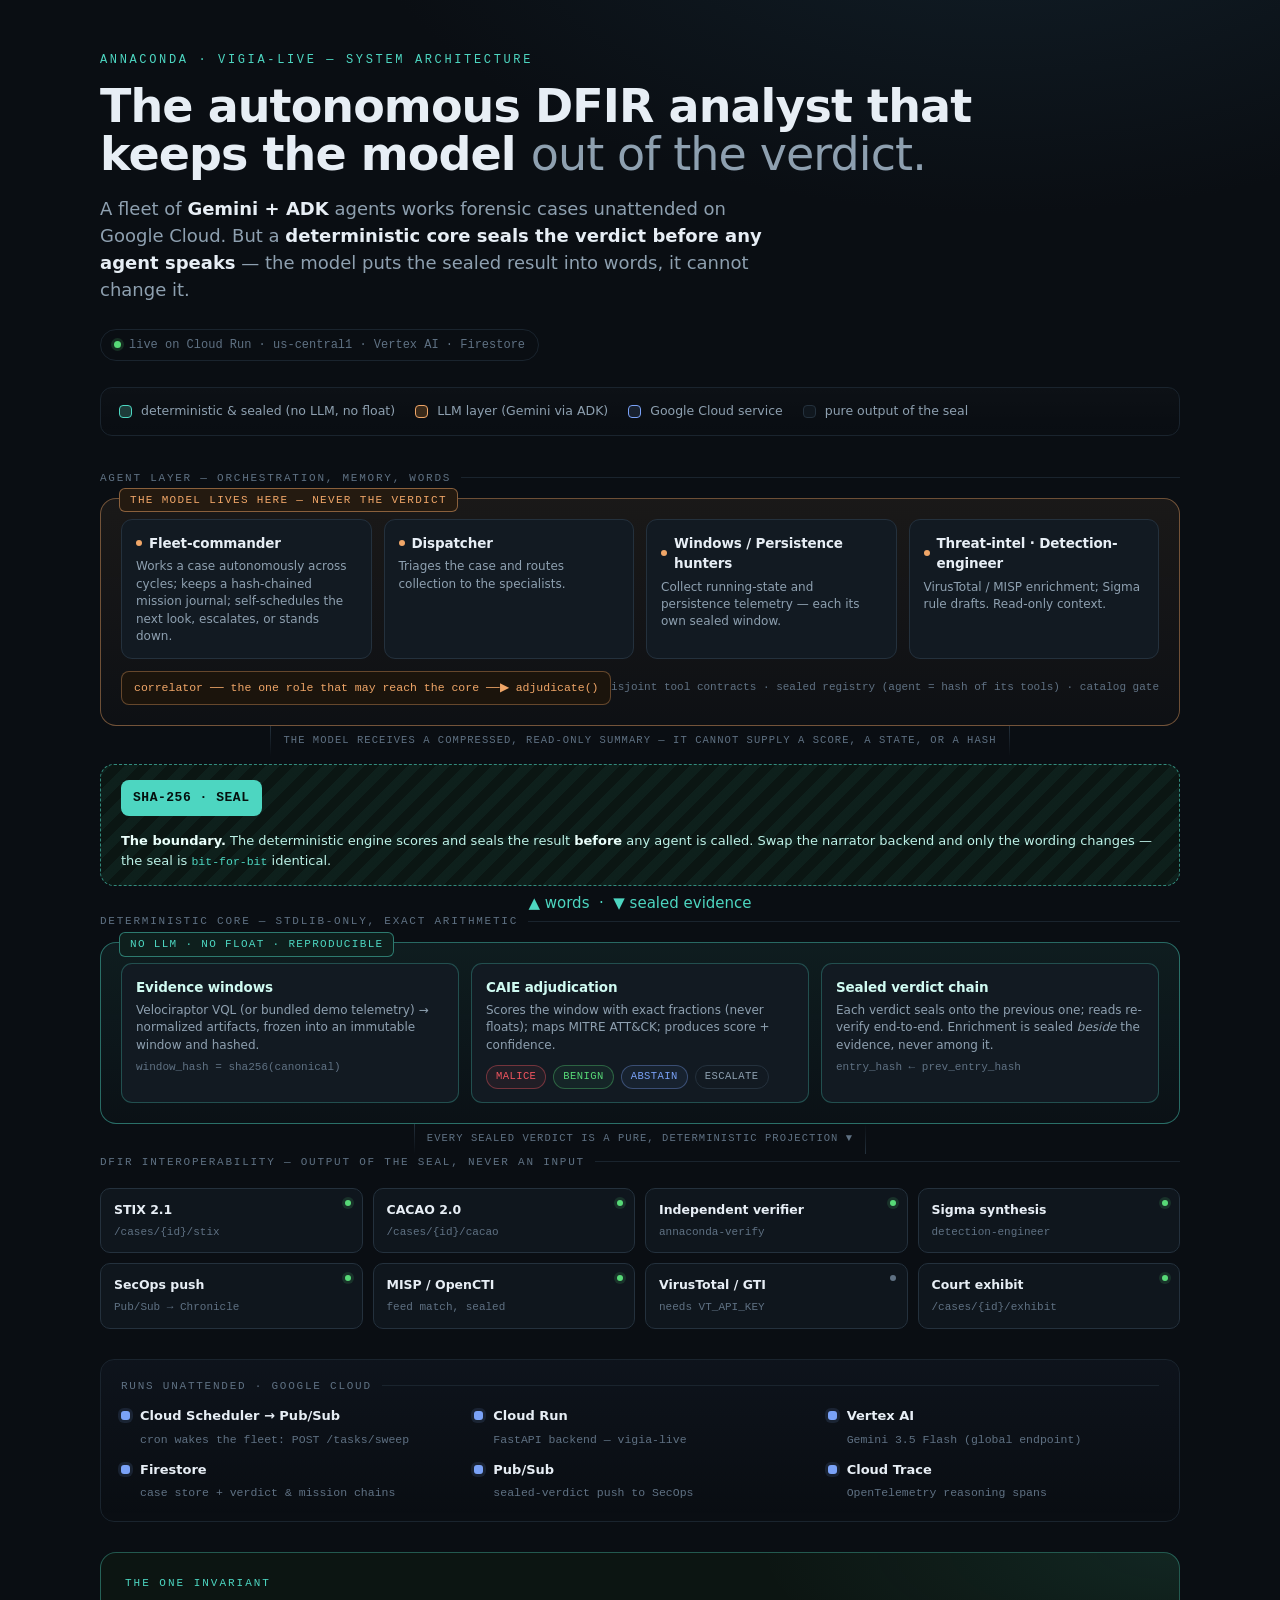
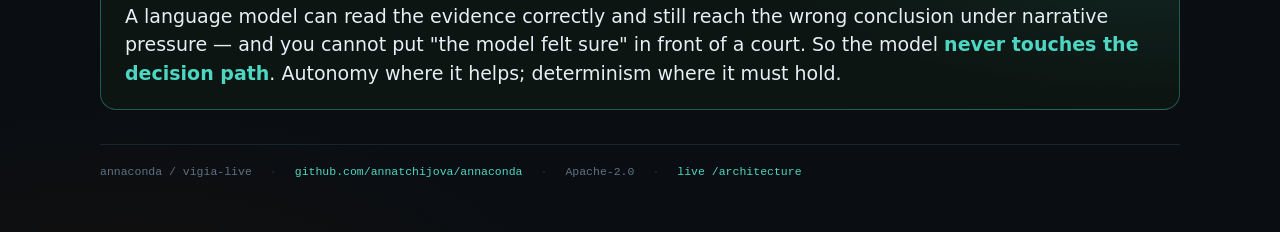
<file: docs/architecture-diagram.html>
<!DOCTYPE html>
<html lang="en">
<head>
<meta charset="utf-8">
<meta name="viewport" content="width=device-width, initial-scale=1">
<title>annaconda / vigia-live — system architecture</title>
<style>html,body{height:100%;margin:0;padding:0;background:#0a0e13}</style>
</head>
<body>
<style>
  :root {
    --ground: #0a0e13;
    --panel: #121a22;
    --panel-2: #0f161d;
    --line: #24313d;
    --line-soft: #1a242e;
    --ink: #e7eef5;
    --muted: #8ea0b0;
    --faint: #5f7183;
    --seal: #4dd6c1;        /* deterministic / sealed — cold, cryptographic */
    --seal-dim: #1d3b39;
    --llm: #f0a668;         /* the model layer — warm, deliberately outside */
    --llm-dim: #3a2a1a;
    --verified: #57d977;
    --malice: #f0555f;
    --gcp: #7aa2f7;         /* google cloud services rail */
    --mono: ui-monospace, "SF Mono", "JetBrains Mono", Menlo, Consolas, monospace;
    --sans: system-ui, -apple-system, "Segoe UI", Roboto, "Helvetica Neue", sans-serif;
  }

  * { box-sizing: border-box; }

  .wrap {
    background:
      radial-gradient(1100px 600px at 78% -8%, #12202a 0%, transparent 60%),
      radial-gradient(900px 520px at 10% 108%, #14100c 0%, transparent 55%),
      var(--ground);
    color: var(--ink);
    font-family: var(--sans);
    line-height: 1.5;
    -webkit-font-smoothing: antialiased;
    padding: clamp(20px, 4vw, 56px);
    min-height: 100%;
  }
  .page { max-width: 1080px; margin: 0 auto; }

  /* ---- header ---- */
  .eyebrow {
    font-family: var(--mono); font-size: 12px; letter-spacing: .22em;
    text-transform: uppercase; color: var(--seal); margin: 0 0 14px;
  }
  h1 {
    font-size: clamp(28px, 5vw, 46px); line-height: 1.04; margin: 0 0 16px;
    font-weight: 680; letter-spacing: -0.02em; text-wrap: balance;
  }
  h1 .thin { color: var(--muted); font-weight: 400; }
  .lede {
    font-size: clamp(15px, 1.9vw, 18px); color: var(--muted);
    max-width: 60ch; margin: 0 0 8px;
  }
  .lede b { color: var(--ink); font-weight: 600; }
  .stamp {
    display: inline-flex; gap: 8px; align-items: center; margin-top: 18px;
    font-family: var(--mono); font-size: 12px; color: var(--faint);
    border: 1px solid var(--line-soft); border-radius: 999px; padding: 6px 13px;
  }
  .dot { width: 7px; height: 7px; border-radius: 50%; background: var(--verified);
    box-shadow: 0 0 0 3px rgba(87,217,119,.16); }

  /* ---- legend ---- */
  .legend {
    display: flex; flex-wrap: wrap; gap: 8px 20px; margin: 26px 0 34px;
    padding: 14px 18px; border: 1px solid var(--line-soft); border-radius: 12px;
    background: linear-gradient(180deg, rgba(255,255,255,.015), transparent);
  }
  .key { display: flex; align-items: center; gap: 9px; font-size: 12.5px; color: var(--muted); }
  .key i { width: 13px; height: 13px; border-radius: 4px; display: inline-block; flex: none; }
  .k-seal { background: var(--seal-dim); border: 1px solid var(--seal); }
  .k-llm  { background: var(--llm-dim); border: 1px solid var(--llm); }
  .k-gcp  { background: rgba(122,162,247,.12); border: 1px solid var(--gcp); }
  .k-out  { background: #10171e; border: 1px solid var(--line); }

  /* ---- flow ---- */
  .flow { display: grid; grid-template-columns: 1fr; gap: 0; }

  .stage-label {
    font-family: var(--mono); font-size: 11px; letter-spacing: .16em;
    text-transform: uppercase; color: var(--faint); margin: 0 0 12px; display: flex;
    align-items: center; gap: 10px;
  }
  .stage-label::after { content: ""; height: 1px; flex: 1; background: var(--line-soft); }

  .zone { border-radius: 16px; padding: 20px; position: relative; }
  .zone.llm {
    border: 1px solid rgba(240,166,104,.42);
    background: linear-gradient(180deg, rgba(240,166,104,.07), rgba(240,166,104,.02));
  }
  .zone.core {
    border: 1px solid rgba(77,214,193,.45);
    background: linear-gradient(180deg, rgba(77,214,193,.075), rgba(77,214,193,.02));
  }
  .zone-tag {
    position: absolute; top: -11px; left: 18px; font-family: var(--mono);
    font-size: 11px; letter-spacing: .12em; text-transform: uppercase;
    padding: 3px 10px; border-radius: 6px;
  }
  .zone.llm .zone-tag { background: #241a10; color: var(--llm); border: 1px solid rgba(240,166,104,.5); }
  .zone.core .zone-tag { background: #0e1f1d; color: var(--seal); border: 1px solid rgba(77,214,193,.5); }

  .row { display: grid; gap: 12px; }
  .row.four { grid-template-columns: repeat(4, 1fr); }
  .row.three { grid-template-columns: repeat(3, 1fr); }
  .row.two { grid-template-columns: repeat(2, 1fr); }

  .node {
    background: var(--panel); border: 1px solid var(--line); border-radius: 11px;
    padding: 13px 14px;
  }
  .node h4 {
    margin: 0 0 5px; font-size: 13.5px; font-weight: 620; letter-spacing: -.01em;
    display: flex; align-items: center; gap: 7px;
  }
  .node p { margin: 0; font-size: 12px; color: var(--muted); line-height: 1.45; }
  .node .mono { font-family: var(--mono); font-size: 11px; color: var(--faint); }
  .node.spec h4::before {
    content: ""; width: 6px; height: 6px; border-radius: 50%;
    background: var(--llm); flex: none;
  }
  .node.core-node { border-color: rgba(77,214,193,.28); }
  .node.core-node h4 { color: #cffaf1; }
  .node.reach h4::after {
    content: "reaches core"; font-family: var(--mono); font-size: 9px;
    letter-spacing: .08em; text-transform: uppercase; color: var(--seal);
    border: 1px solid var(--seal-dim); border-radius: 5px; padding: 2px 6px; margin-left: auto;
  }

  /* the seal boundary — the thesis */
  .seal {
    margin: 8px 0; padding: 15px 20px; border-radius: 14px;
    border: 1px dashed rgba(77,214,193,.6);
    background: repeating-linear-gradient(-45deg, rgba(77,214,193,.05) 0 10px, transparent 10px 20px), #0b1613;
    display: flex; align-items: center; gap: 16px; flex-wrap: wrap;
  }
  .seal .glyph {
    font-family: var(--mono); font-weight: 700; font-size: 13px; color: #05100e;
    background: var(--seal); border-radius: 8px; padding: 8px 12px; letter-spacing: .04em;
    flex: none;
  }
  .seal .txt { font-size: 13px; color: #bdf1e7; }
  .seal .txt b { color: #eafffb; }
  .seal .txt code { font-family: var(--mono); font-size: 11.5px; color: var(--seal); }

  .connector {
    display: flex; justify-content: center; align-items: center;
    height: 30px; color: var(--faint);
  }
  .connector span {
    font-family: var(--mono); font-size: 10.5px; letter-spacing: .1em;
    text-transform: uppercase; padding: 0 12px; white-space: nowrap;
  }
  .connector::before, .connector::after {
    content: ""; width: 1px; height: 100%;
    background: linear-gradient(var(--line), transparent);
  }
  .connector.up::after { background: linear-gradient(transparent, var(--line)); }

  .arrowline {
    text-align: center; color: var(--seal); font-size: 15px; line-height: 1;
    margin: 2px 0;
  }

  /* summary chip: what the model actually receives */
  .readonly {
    display: inline-flex; align-items: center; gap: 8px; margin-top: 12px;
    font-family: var(--mono); font-size: 11.5px; color: var(--llm);
    background: #1b140c; border: 1px solid rgba(240,166,104,.35);
    border-radius: 8px; padding: 7px 12px;
  }

  /* verdict states */
  .states { display: flex; flex-wrap: wrap; gap: 7px; margin-top: 11px; }
  .pill {
    font-family: var(--mono); font-size: 10.5px; letter-spacing: .04em;
    padding: 3px 9px; border-radius: 999px; border: 1px solid var(--line);
    color: var(--muted);
  }
  .pill.mal { color: var(--malice); border-color: rgba(240,85,95,.4); background: rgba(240,85,95,.07); }
  .pill.ben { color: var(--verified); border-color: rgba(87,217,119,.35); background: rgba(87,217,119,.06); }
  .pill.abs { color: var(--gcp); border-color: rgba(122,162,247,.35); background: rgba(122,162,247,.06); }

  /* outputs */
  .outputs { margin-top: 6px; }
  .out-grid { display: grid; grid-template-columns: repeat(4, 1fr); gap: 10px; }
  .out {
    background: var(--panel-2); border: 1px solid var(--line); border-radius: 10px;
    padding: 12px 13px; position: relative;
  }
  .out h5 { margin: 0 0 4px; font-size: 12.5px; font-weight: 620; }
  .out p { margin: 0; font-size: 11px; color: var(--faint); font-family: var(--mono); }
  .out .live { position: absolute; top: 11px; right: 11px; width: 6px; height: 6px;
    border-radius: 50%; background: var(--verified); box-shadow: 0 0 0 3px rgba(87,217,119,.14); }
  .out .off { position: absolute; top: 11px; right: 11px; width: 6px; height: 6px;
    border-radius: 50%; background: var(--faint); }

  /* gcp rail */
  .rail {
    margin-top: 30px; border: 1px solid var(--line-soft); border-radius: 14px;
    padding: 18px 20px; background: linear-gradient(180deg, rgba(122,162,247,.04), transparent);
  }
  .rail-grid { display: grid; grid-template-columns: repeat(3, 1fr); gap: 10px 22px; margin-top: 12px; }
  .svc { display: flex; gap: 10px; align-items: flex-start; }
  .svc i {
    width: 9px; height: 9px; border-radius: 3px; margin-top: 5px; flex: none;
    background: var(--gcp); box-shadow: 0 0 0 3px rgba(122,162,247,.12);
  }
  .svc b { font-size: 13px; font-weight: 600; display: block; }
  .svc span { font-size: 11.5px; color: var(--faint); font-family: var(--mono); }

  /* invariant callout */
  .invariant {
    margin-top: 30px; border-radius: 16px; padding: 22px 24px;
    border: 1px solid rgba(77,214,193,.35);
    background:
      radial-gradient(600px 200px at 100% 0%, rgba(77,214,193,.09), transparent 70%),
      #0c1512;
  }
  .invariant .lbl {
    font-family: var(--mono); font-size: 11px; letter-spacing: .18em;
    text-transform: uppercase; color: var(--seal); margin: 0 0 10px;
  }
  .invariant p { margin: 0; font-size: clamp(15px,2.1vw,19px); line-height: 1.5; color: var(--ink); text-wrap: pretty; }
  .invariant p b { color: var(--seal); font-weight: 640; }

  footer {
    margin-top: 34px; padding-top: 18px; border-top: 1px solid var(--line-soft);
    display: flex; flex-wrap: wrap; gap: 6px 18px; align-items: center;
    font-family: var(--mono); font-size: 11.5px; color: var(--faint);
  }
  footer a { color: var(--seal); text-decoration: none; }
  footer a:hover, footer a:focus { text-decoration: underline; }
  footer .sep { color: var(--line); }

  .fade { opacity: 0; transform: translateY(10px); animation: rise .6s ease forwards; }
  .fade:nth-child(2) { animation-delay: .05s; }
  @keyframes rise { to { opacity: 1; transform: none; } }

  @media (max-width: 720px) {
    .row.four, .row.three, .out-grid, .rail-grid { grid-template-columns: 1fr 1fr; }
    .row.two { grid-template-columns: 1fr; }
  }
  @media (max-width: 460px) {
    .row.four, .row.three, .out-grid, .rail-grid { grid-template-columns: 1fr; }
  }
  @media (prefers-reduced-motion: reduce) {
    .fade { animation: none; opacity: 1; transform: none; }
  }
</style>

<div class="wrap">
  <div class="page">

    <header class="fade">
      <p class="eyebrow">annaconda · vigia-live — system architecture</p>
      <h1>The autonomous DFIR analyst that keeps the model <span class="thin">out of the verdict.</span></h1>
      <p class="lede">A fleet of <b>Gemini&nbsp;+&nbsp;ADK</b> agents works forensic cases unattended on Google Cloud. But a
        <b>deterministic core seals the verdict before any agent speaks</b> — the model puts the sealed result into words, it cannot change it.</p>
      <span class="stamp"><span class="dot"></span> live on Cloud Run · us-central1 · Vertex&nbsp;AI · Firestore</span>
    </header>

    <div class="legend fade" role="list" aria-label="Legend">
      <span class="key" role="listitem"><i class="k-seal"></i> deterministic &amp; sealed (no LLM, no float)</span>
      <span class="key" role="listitem"><i class="k-llm"></i> LLM layer (Gemini via ADK)</span>
      <span class="key" role="listitem"><i class="k-gcp"></i> Google Cloud service</span>
      <span class="key" role="listitem"><i class="k-out"></i> pure output of the seal</span>
    </div>

    <div class="flow">

      <!-- LLM PLANE -->
      <p class="stage-label">Agent layer — orchestration, memory, words</p>
      <div class="zone llm fade">
        <span class="zone-tag">the model lives here — never the verdict</span>
        <div class="row four">
          <div class="node spec"><h4>Fleet-commander</h4><p>Works a case autonomously across cycles; keeps a hash-chained mission journal; self-schedules the next look, escalates, or stands down.</p></div>
          <div class="node spec"><h4>Dispatcher</h4><p>Triages the case and routes collection to the specialists.</p></div>
          <div class="node spec"><h4>Windows / Persistence hunters</h4><p>Collect running-state and persistence telemetry — each its own sealed window.</p></div>
          <div class="node spec"><h4>Threat-intel · Detection-engineer</h4><p>VirusTotal / MISP enrichment; Sigma rule drafts. Read-only context.</p></div>
        </div>
        <div class="readonly">correlator ── the one role that may reach the core ──▶ adjudicate()</div>
        <span style="float:right; margin-top:-26px; font-family:var(--mono); font-size:11px; color:var(--faint);">disjoint tool contracts · sealed registry (agent = hash of its tools) · catalog gate</span>
      </div>

      <div class="connector"><span>the model receives a compressed, read-only summary — it cannot supply a score, a state, or a hash</span></div>

      <!-- THE SEAL -->
      <div class="seal fade" role="note">
        <span class="glyph">SHA-256 · SEAL</span>
        <span class="txt"><b>The boundary.</b> The deterministic engine scores and seals the result <b>before</b> any agent is called. Swap the narrator backend and only the wording changes — the seal is <code>bit-for-bit</code> identical.</span>
      </div>

      <div class="arrowline" aria-hidden="true">▲ words&nbsp;&nbsp;·&nbsp;&nbsp;▼ sealed evidence</div>

      <!-- DETERMINISTIC CORE -->
      <p class="stage-label">Deterministic core — stdlib-only, exact arithmetic</p>
      <div class="zone core fade">
        <span class="zone-tag">no LLM · no float · reproducible</span>
        <div class="row three">
          <div class="node core-node">
            <h4>Evidence windows</h4>
            <p>Velociraptor VQL (or bundled demo telemetry) → normalized artifacts, frozen into an immutable window and hashed.</p>
            <p class="mono" style="margin-top:6px;">window_hash = sha256(canonical)</p>
          </div>
          <div class="node core-node">
            <h4>CAIE adjudication</h4>
            <p>Scores the window with exact fractions (never floats); maps MITRE ATT&amp;CK; produces score + confidence.</p>
            <div class="states">
              <span class="pill mal">MALICE</span>
              <span class="pill ben">BENIGN</span>
              <span class="pill abs">ABSTAIN</span>
              <span class="pill">ESCALATE</span>
            </div>
          </div>
          <div class="node core-node">
            <h4>Sealed verdict chain</h4>
            <p>Each verdict seals onto the previous one; reads re-verify end-to-end. Enrichment is sealed <em>beside</em> the evidence, never among it.</p>
            <p class="mono" style="margin-top:6px;">entry_hash ← prev_entry_hash</p>
          </div>
        </div>
      </div>

      <div class="connector up"><span>every sealed verdict is a pure, deterministic projection ▼</span></div>

      <!-- OUTPUTS -->
      <p class="stage-label">DFIR interoperability — output of the seal, never an input</p>
      <div class="outputs fade">
        <div class="out-grid">
          <div class="out"><span class="live"></span><h5>STIX 2.1</h5><p>/cases/{id}/stix</p></div>
          <div class="out"><span class="live"></span><h5>CACAO 2.0</h5><p>/cases/{id}/cacao</p></div>
          <div class="out"><span class="live"></span><h5>Independent verifier</h5><p>annaconda-verify</p></div>
          <div class="out"><span class="live"></span><h5>Sigma synthesis</h5><p>detection-engineer</p></div>
          <div class="out"><span class="live"></span><h5>SecOps push</h5><p>Pub/Sub → Chronicle</p></div>
          <div class="out"><span class="live"></span><h5>MISP / OpenCTI</h5><p>feed match, sealed</p></div>
          <div class="out"><span class="off"></span><h5>VirusTotal / GTI</h5><p>needs VT_API_KEY</p></div>
          <div class="out"><span class="live"></span><h5>Court exhibit</h5><p>/cases/{id}/exhibit</p></div>
        </div>
      </div>

      <!-- AUTONOMOUS LOOP + GCP -->
      <div class="rail fade">
        <p class="stage-label" style="margin-bottom:2px;">Runs unattended · Google Cloud</p>
        <div class="rail-grid">
          <div class="svc"><i></i><div><b>Cloud Scheduler → Pub/Sub</b><span>cron wakes the fleet: POST /tasks/sweep</span></div></div>
          <div class="svc"><i></i><div><b>Cloud Run</b><span>FastAPI backend — vigia-live</span></div></div>
          <div class="svc"><i></i><div><b>Vertex AI</b><span>Gemini 3.5 Flash (global endpoint)</span></div></div>
          <div class="svc"><i></i><div><b>Firestore</b><span>case store + verdict &amp; mission chains</span></div></div>
          <div class="svc"><i></i><div><b>Pub/Sub</b><span>sealed-verdict push to SecOps</span></div></div>
          <div class="svc"><i></i><div><b>Cloud Trace</b><span>OpenTelemetry reasoning spans</span></div></div>
        </div>
      </div>

    </div>

    <div class="invariant fade">
      <p class="lbl">the one invariant</p>
      <p>A language model can read the evidence correctly and still reach the wrong conclusion under narrative pressure — and you cannot put "the model felt sure" in front of a court. So the model <b>never touches the decision path</b>. Autonomy where it helps; determinism where it must hold.</p>
    </div>

    <footer>
      <span>annaconda / vigia-live</span><span class="sep">·</span>
      <a href="https://github.com/annatchijova/annaconda">github.com/annatchijova/annaconda</a><span class="sep">·</span>
      <span>Apache-2.0</span><span class="sep">·</span>
      <a href="https://vigia-live-1028999311218.us-central1.run.app/architecture">live /architecture</a>
    </footer>

  </div>
</div>
</body>
</html>
</file>
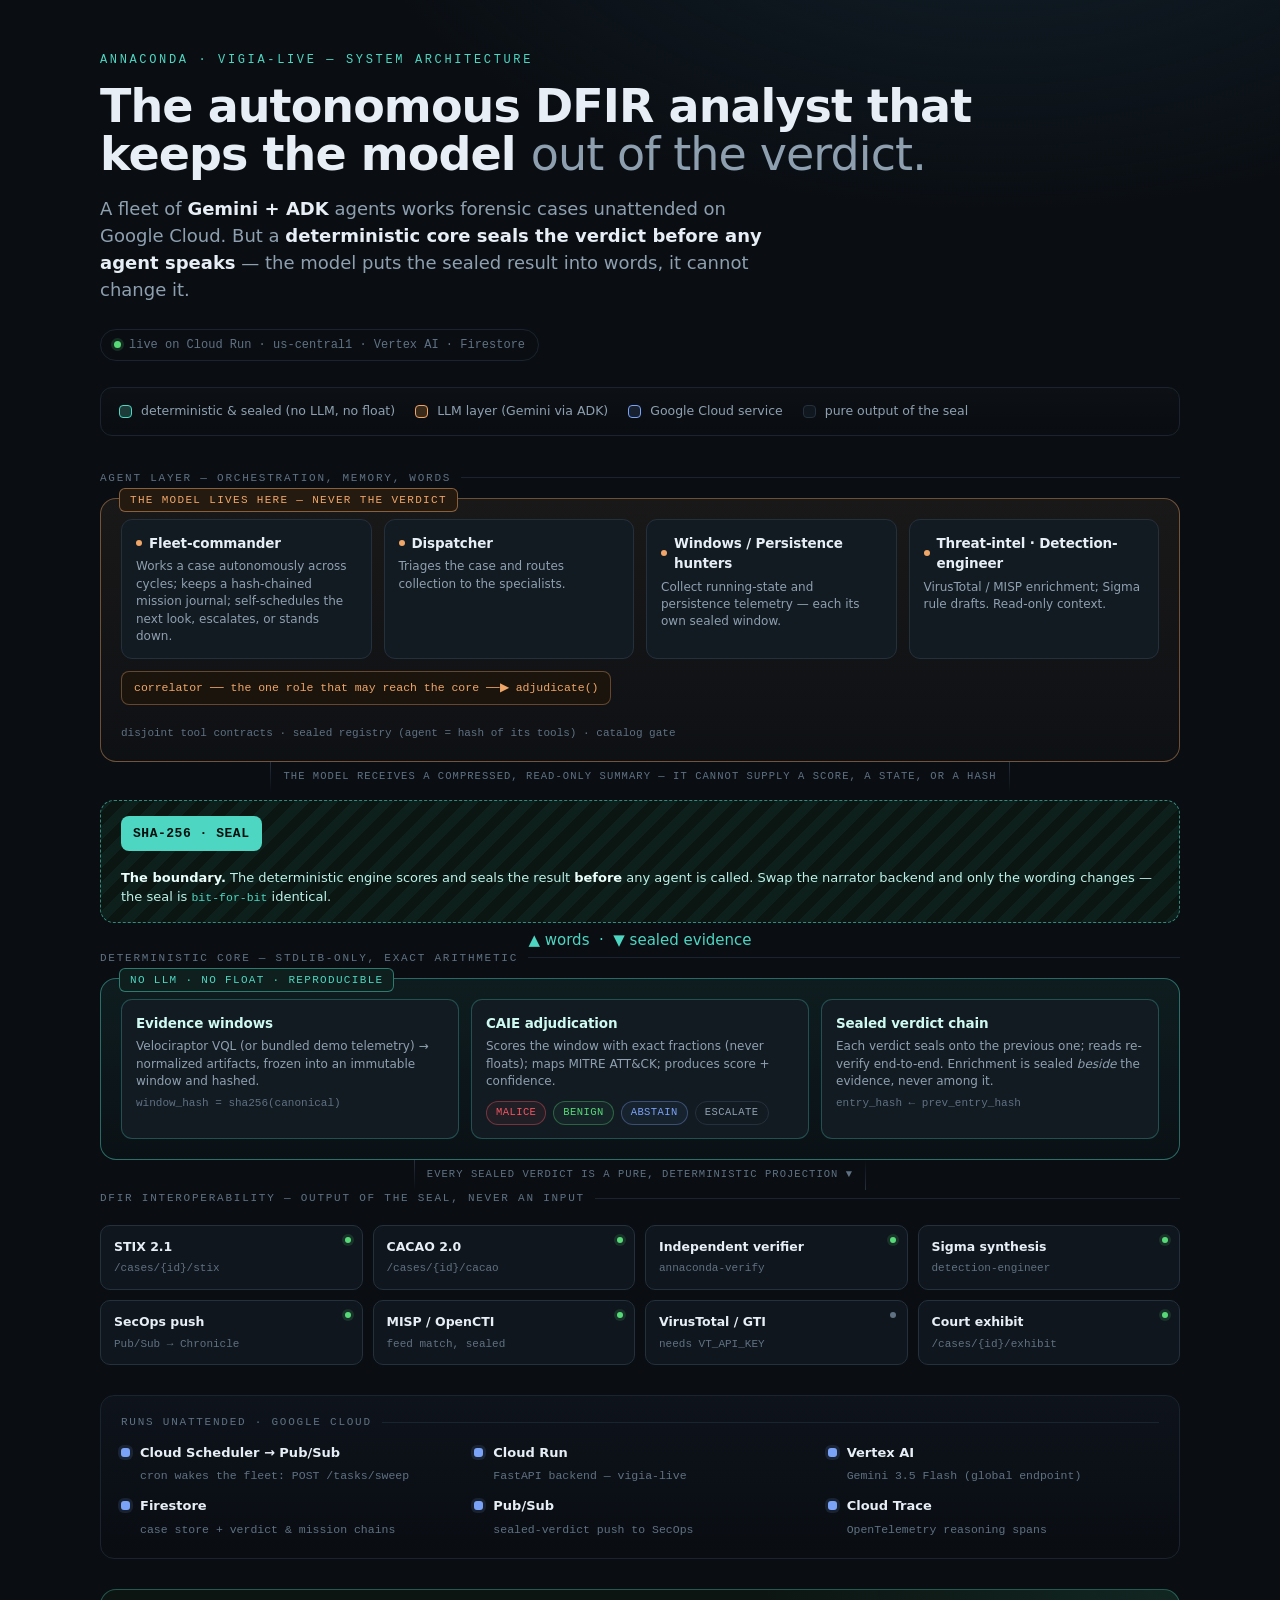
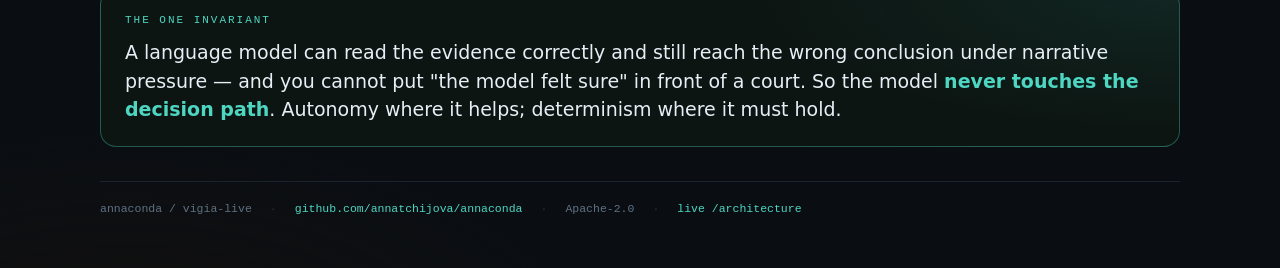
<file: service/static/architecture.html>
<!DOCTYPE html>
<html lang="en">
<head>
<meta charset="utf-8">
<meta name="viewport" content="width=device-width, initial-scale=1">
<title>annaconda / vigia-live — system architecture</title>
<style>html,body{height:100%;margin:0;padding:0;background:#0a0e13}</style>
</head>
<body>
<style>
  :root {
    --ground: #0a0e13;
    --panel: #121a22;
    --panel-2: #0f161d;
    --line: #24313d;
    --line-soft: #1a242e;
    --ink: #e7eef5;
    --muted: #8ea0b0;
    --faint: #5f7183;
    --seal: #4dd6c1;        /* deterministic / sealed — cold, cryptographic */
    --seal-dim: #1d3b39;
    --llm: #f0a668;         /* the model layer — warm, deliberately outside */
    --llm-dim: #3a2a1a;
    --verified: #57d977;
    --malice: #f0555f;
    --gcp: #7aa2f7;         /* google cloud services rail */
    --mono: ui-monospace, "SF Mono", "JetBrains Mono", Menlo, Consolas, monospace;
    --sans: system-ui, -apple-system, "Segoe UI", Roboto, "Helvetica Neue", sans-serif;
  }

  * { box-sizing: border-box; }

  .wrap {
    background:
      radial-gradient(1100px 600px at 78% -8%, #12202a 0%, transparent 60%),
      radial-gradient(900px 520px at 10% 108%, #14100c 0%, transparent 55%),
      var(--ground);
    color: var(--ink);
    font-family: var(--sans);
    line-height: 1.5;
    -webkit-font-smoothing: antialiased;
    padding: clamp(20px, 4vw, 56px);
    min-height: 100%;
  }
  .page { max-width: 1080px; margin: 0 auto; }

  /* ---- header ---- */
  .eyebrow {
    font-family: var(--mono); font-size: 12px; letter-spacing: .22em;
    text-transform: uppercase; color: var(--seal); margin: 0 0 14px;
  }
  h1 {
    font-size: clamp(28px, 5vw, 46px); line-height: 1.04; margin: 0 0 16px;
    font-weight: 680; letter-spacing: -0.02em; text-wrap: balance;
  }
  h1 .thin { color: var(--muted); font-weight: 400; }
  .lede {
    font-size: clamp(15px, 1.9vw, 18px); color: var(--muted);
    max-width: 60ch; margin: 0 0 8px;
  }
  .lede b { color: var(--ink); font-weight: 600; }
  .stamp {
    display: inline-flex; gap: 8px; align-items: center; margin-top: 18px;
    font-family: var(--mono); font-size: 12px; color: var(--faint);
    border: 1px solid var(--line-soft); border-radius: 999px; padding: 6px 13px;
  }
  .dot { width: 7px; height: 7px; border-radius: 50%; background: var(--verified);
    box-shadow: 0 0 0 3px rgba(87,217,119,.16); }

  /* ---- legend ---- */
  .legend {
    display: flex; flex-wrap: wrap; gap: 8px 20px; margin: 26px 0 34px;
    padding: 14px 18px; border: 1px solid var(--line-soft); border-radius: 12px;
    background: linear-gradient(180deg, rgba(255,255,255,.015), transparent);
  }
  .key { display: flex; align-items: center; gap: 9px; font-size: 12.5px; color: var(--muted); }
  .key i { width: 13px; height: 13px; border-radius: 4px; display: inline-block; flex: none; }
  .k-seal { background: var(--seal-dim); border: 1px solid var(--seal); }
  .k-llm  { background: var(--llm-dim); border: 1px solid var(--llm); }
  .k-gcp  { background: rgba(122,162,247,.12); border: 1px solid var(--gcp); }
  .k-out  { background: #10171e; border: 1px solid var(--line); }

  /* ---- flow ---- */
  .flow { display: grid; grid-template-columns: 1fr; gap: 0; }

  .stage-label {
    font-family: var(--mono); font-size: 11px; letter-spacing: .16em;
    text-transform: uppercase; color: var(--faint); margin: 0 0 12px; display: flex;
    align-items: center; gap: 10px;
  }
  .stage-label::after { content: ""; height: 1px; flex: 1; background: var(--line-soft); }

  .zone { border-radius: 16px; padding: 20px; position: relative; }
  .zone.llm {
    border: 1px solid rgba(240,166,104,.42);
    background: linear-gradient(180deg, rgba(240,166,104,.07), rgba(240,166,104,.02));
  }
  .zone.core {
    border: 1px solid rgba(77,214,193,.45);
    background: linear-gradient(180deg, rgba(77,214,193,.075), rgba(77,214,193,.02));
  }
  .zone-tag {
    position: absolute; top: -11px; left: 18px; font-family: var(--mono);
    font-size: 11px; letter-spacing: .12em; text-transform: uppercase;
    padding: 3px 10px; border-radius: 6px;
  }
  .zone.llm .zone-tag { background: #241a10; color: var(--llm); border: 1px solid rgba(240,166,104,.5); }
  .zone.core .zone-tag { background: #0e1f1d; color: var(--seal); border: 1px solid rgba(77,214,193,.5); }

  .row { display: grid; gap: 12px; }
  .row.four { grid-template-columns: repeat(4, 1fr); }
  .row.three { grid-template-columns: repeat(3, 1fr); }
  .row.two { grid-template-columns: repeat(2, 1fr); }

  .node {
    background: var(--panel); border: 1px solid var(--line); border-radius: 11px;
    padding: 13px 14px;
  }
  .node h4 {
    margin: 0 0 5px; font-size: 13.5px; font-weight: 620; letter-spacing: -.01em;
    display: flex; align-items: center; gap: 7px;
  }
  .node p { margin: 0; font-size: 12px; color: var(--muted); line-height: 1.45; }
  .node .mono { font-family: var(--mono); font-size: 11px; color: var(--faint); }
  .node.spec h4::before {
    content: ""; width: 6px; height: 6px; border-radius: 50%;
    background: var(--llm); flex: none;
  }
  .node.core-node { border-color: rgba(77,214,193,.28); }
  .node.core-node h4 { color: #cffaf1; }
  .node.reach h4::after {
    content: "reaches core"; font-family: var(--mono); font-size: 9px;
    letter-spacing: .08em; text-transform: uppercase; color: var(--seal);
    border: 1px solid var(--seal-dim); border-radius: 5px; padding: 2px 6px; margin-left: auto;
  }

  /* the seal boundary — the thesis */
  .seal {
    margin: 8px 0; padding: 15px 20px; border-radius: 14px;
    border: 1px dashed rgba(77,214,193,.6);
    background: repeating-linear-gradient(-45deg, rgba(77,214,193,.05) 0 10px, transparent 10px 20px), #0b1613;
    display: flex; align-items: center; gap: 16px; flex-wrap: wrap;
  }
  .seal .glyph {
    font-family: var(--mono); font-weight: 700; font-size: 13px; color: #05100e;
    background: var(--seal); border-radius: 8px; padding: 8px 12px; letter-spacing: .04em;
    flex: none;
  }
  .seal .txt { font-size: 13px; color: #bdf1e7; }
  .seal .txt b { color: #eafffb; }
  .seal .txt code { font-family: var(--mono); font-size: 11.5px; color: var(--seal); }

  .connector {
    display: flex; justify-content: center; align-items: center;
    height: 30px; color: var(--faint);
  }
  .connector span {
    font-family: var(--mono); font-size: 10.5px; letter-spacing: .1em;
    text-transform: uppercase; padding: 0 12px; white-space: nowrap;
  }
  .connector::before, .connector::after {
    content: ""; width: 1px; height: 100%;
    background: linear-gradient(var(--line), transparent);
  }
  .connector.up::after { background: linear-gradient(transparent, var(--line)); }

  .arrowline {
    text-align: center; color: var(--seal); font-size: 15px; line-height: 1;
    margin: 2px 0;
  }

  /* summary chip: what the model actually receives */
  .readonly {
    display: inline-flex; align-items: center; gap: 8px; margin-top: 12px;
    font-family: var(--mono); font-size: 11.5px; color: var(--llm);
    background: #1b140c; border: 1px solid rgba(240,166,104,.35);
    border-radius: 8px; padding: 7px 12px;
  }

  /* verdict states */
  .states { display: flex; flex-wrap: wrap; gap: 7px; margin-top: 11px; }
  .pill {
    font-family: var(--mono); font-size: 10.5px; letter-spacing: .04em;
    padding: 3px 9px; border-radius: 999px; border: 1px solid var(--line);
    color: var(--muted);
  }
  .pill.mal { color: var(--malice); border-color: rgba(240,85,95,.4); background: rgba(240,85,95,.07); }
  .pill.ben { color: var(--verified); border-color: rgba(87,217,119,.35); background: rgba(87,217,119,.06); }
  .pill.abs { color: var(--gcp); border-color: rgba(122,162,247,.35); background: rgba(122,162,247,.06); }

  /* outputs */
  .outputs { margin-top: 6px; }
  .out-grid { display: grid; grid-template-columns: repeat(4, 1fr); gap: 10px; }
  .out {
    background: var(--panel-2); border: 1px solid var(--line); border-radius: 10px;
    padding: 12px 13px; position: relative;
  }
  .out h5 { margin: 0 0 4px; font-size: 12.5px; font-weight: 620; }
  .out p { margin: 0; font-size: 11px; color: var(--faint); font-family: var(--mono); }
  .out .live { position: absolute; top: 11px; right: 11px; width: 6px; height: 6px;
    border-radius: 50%; background: var(--verified); box-shadow: 0 0 0 3px rgba(87,217,119,.14); }
  .out .off { position: absolute; top: 11px; right: 11px; width: 6px; height: 6px;
    border-radius: 50%; background: var(--faint); }

  /* gcp rail */
  .rail {
    margin-top: 30px; border: 1px solid var(--line-soft); border-radius: 14px;
    padding: 18px 20px; background: linear-gradient(180deg, rgba(122,162,247,.04), transparent);
  }
  .rail-grid { display: grid; grid-template-columns: repeat(3, 1fr); gap: 10px 22px; margin-top: 12px; }
  .svc { display: flex; gap: 10px; align-items: flex-start; }
  .svc i {
    width: 9px; height: 9px; border-radius: 3px; margin-top: 5px; flex: none;
    background: var(--gcp); box-shadow: 0 0 0 3px rgba(122,162,247,.12);
  }
  .svc b { font-size: 13px; font-weight: 600; display: block; }
  .svc span { font-size: 11.5px; color: var(--faint); font-family: var(--mono); }

  /* invariant callout */
  .invariant {
    margin-top: 30px; border-radius: 16px; padding: 22px 24px;
    border: 1px solid rgba(77,214,193,.35);
    background:
      radial-gradient(600px 200px at 100% 0%, rgba(77,214,193,.09), transparent 70%),
      #0c1512;
  }
  .invariant .lbl {
    font-family: var(--mono); font-size: 11px; letter-spacing: .18em;
    text-transform: uppercase; color: var(--seal); margin: 0 0 10px;
  }
  .invariant p { margin: 0; font-size: clamp(15px,2.1vw,19px); line-height: 1.5; color: var(--ink); text-wrap: pretty; }
  .invariant p b { color: var(--seal); font-weight: 640; }

  footer {
    margin-top: 34px; padding-top: 18px; border-top: 1px solid var(--line-soft);
    display: flex; flex-wrap: wrap; gap: 6px 18px; align-items: center;
    font-family: var(--mono); font-size: 11.5px; color: var(--faint);
  }
  footer a { color: var(--seal); text-decoration: none; }
  footer a:hover, footer a:focus { text-decoration: underline; }
  footer .sep { color: var(--line); }

  .fade { opacity: 0; transform: translateY(10px); animation: rise .6s ease forwards; }
  .fade:nth-child(2) { animation-delay: .05s; }
  @keyframes rise { to { opacity: 1; transform: none; } }

  @media (max-width: 720px) {
    .row.four, .row.three, .out-grid, .rail-grid { grid-template-columns: 1fr 1fr; }
    .row.two { grid-template-columns: 1fr; }
  }
  @media (max-width: 460px) {
    .row.four, .row.three, .out-grid, .rail-grid { grid-template-columns: 1fr; }
  }
  @media (prefers-reduced-motion: reduce) {
    .fade { animation: none; opacity: 1; transform: none; }
  }
</style>

<div class="wrap">
  <div class="page">

    <header class="fade">
      <p class="eyebrow">annaconda · vigia-live — system architecture</p>
      <h1>The autonomous DFIR analyst that keeps the model <span class="thin">out of the verdict.</span></h1>
      <p class="lede">A fleet of <b>Gemini&nbsp;+&nbsp;ADK</b> agents works forensic cases unattended on Google Cloud. But a
        <b>deterministic core seals the verdict before any agent speaks</b> — the model puts the sealed result into words, it cannot change it.</p>
      <span class="stamp"><span class="dot"></span> live on Cloud Run · us-central1 · Vertex&nbsp;AI · Firestore</span>
    </header>

    <div class="legend fade" role="list" aria-label="Legend">
      <span class="key" role="listitem"><i class="k-seal"></i> deterministic &amp; sealed (no LLM, no float)</span>
      <span class="key" role="listitem"><i class="k-llm"></i> LLM layer (Gemini via ADK)</span>
      <span class="key" role="listitem"><i class="k-gcp"></i> Google Cloud service</span>
      <span class="key" role="listitem"><i class="k-out"></i> pure output of the seal</span>
    </div>

    <div class="flow">

      <!-- LLM PLANE -->
      <p class="stage-label">Agent layer — orchestration, memory, words</p>
      <div class="zone llm fade">
        <span class="zone-tag">the model lives here — never the verdict</span>
        <div class="row four">
          <div class="node spec"><h4>Fleet-commander</h4><p>Works a case autonomously across cycles; keeps a hash-chained mission journal; self-schedules the next look, escalates, or stands down.</p></div>
          <div class="node spec"><h4>Dispatcher</h4><p>Triages the case and routes collection to the specialists.</p></div>
          <div class="node spec"><h4>Windows / Persistence hunters</h4><p>Collect running-state and persistence telemetry — each its own sealed window.</p></div>
          <div class="node spec"><h4>Threat-intel · Detection-engineer</h4><p>VirusTotal / MISP enrichment; Sigma rule drafts. Read-only context.</p></div>
        </div>
        <!-- Fila flex con gap en vez de float + margin-top negativo. El caption
             se posicionaba de forma INDEPENDIENTE del ancho del badge, así que
             nada reservaba espacio entre los dos: la separación era la que
             sobrara. Con una fuente más ancha el badge invadía el caption y le
             tapaba la primera letra — visual/architecture.png, el diagrama que
             el README embebe, dice "isjoint tool contracts". Justo la propiedad
             que hace defendible la flota. Verificado midiendo las cajas: se
             pisaban 103px a 900px de ancho. Ahora el gap es explícito y bajo
             presión envuelve en vez de solaparse. -->
        <div style="display:flex; align-items:center; justify-content:space-between; gap:20px; flex-wrap:wrap;">
          <div class="readonly">correlator ── the one role that may reach the core ──▶ adjudicate()</div>
          <span style="font-family:var(--mono); font-size:11px; color:var(--faint);">disjoint tool contracts · sealed registry (agent = hash of its tools) · catalog gate</span>
        </div>
      </div>

      <div class="connector"><span>the model receives a compressed, read-only summary — it cannot supply a score, a state, or a hash</span></div>

      <!-- THE SEAL -->
      <div class="seal fade" role="note">
        <span class="glyph">SHA-256 · SEAL</span>
        <span class="txt"><b>The boundary.</b> The deterministic engine scores and seals the result <b>before</b> any agent is called. Swap the narrator backend and only the wording changes — the seal is <code>bit-for-bit</code> identical.</span>
      </div>

      <div class="arrowline" aria-hidden="true">▲ words&nbsp;&nbsp;·&nbsp;&nbsp;▼ sealed evidence</div>

      <!-- DETERMINISTIC CORE -->
      <p class="stage-label">Deterministic core — stdlib-only, exact arithmetic</p>
      <div class="zone core fade">
        <span class="zone-tag">no LLM · no float · reproducible</span>
        <div class="row three">
          <div class="node core-node">
            <h4>Evidence windows</h4>
            <p>Velociraptor VQL (or bundled demo telemetry) → normalized artifacts, frozen into an immutable window and hashed.</p>
            <p class="mono" style="margin-top:6px;">window_hash = sha256(canonical)</p>
          </div>
          <div class="node core-node">
            <h4>CAIE adjudication</h4>
            <p>Scores the window with exact fractions (never floats); maps MITRE ATT&amp;CK; produces score + confidence.</p>
            <div class="states">
              <span class="pill mal">MALICE</span>
              <span class="pill ben">BENIGN</span>
              <span class="pill abs">ABSTAIN</span>
              <span class="pill">ESCALATE</span>
            </div>
          </div>
          <div class="node core-node">
            <h4>Sealed verdict chain</h4>
            <p>Each verdict seals onto the previous one; reads re-verify end-to-end. Enrichment is sealed <em>beside</em> the evidence, never among it.</p>
            <p class="mono" style="margin-top:6px;">entry_hash ← prev_entry_hash</p>
          </div>
        </div>
      </div>

      <div class="connector up"><span>every sealed verdict is a pure, deterministic projection ▼</span></div>

      <!-- OUTPUTS -->
      <p class="stage-label">DFIR interoperability — output of the seal, never an input</p>
      <div class="outputs fade">
        <div class="out-grid">
          <div class="out"><span class="live"></span><h5>STIX 2.1</h5><p>/cases/{id}/stix</p></div>
          <div class="out"><span class="live"></span><h5>CACAO 2.0</h5><p>/cases/{id}/cacao</p></div>
          <div class="out"><span class="live"></span><h5>Independent verifier</h5><p>annaconda-verify</p></div>
          <div class="out"><span class="live"></span><h5>Sigma synthesis</h5><p>detection-engineer</p></div>
          <div class="out"><span class="live"></span><h5>SecOps push</h5><p>Pub/Sub → Chronicle</p></div>
          <div class="out"><span class="live"></span><h5>MISP / OpenCTI</h5><p>feed match, sealed</p></div>
          <div class="out"><span class="off"></span><h5>VirusTotal / GTI</h5><p>needs VT_API_KEY</p></div>
          <div class="out"><span class="live"></span><h5>Court exhibit</h5><p>/cases/{id}/exhibit</p></div>
        </div>
      </div>

      <!-- AUTONOMOUS LOOP + GCP -->
      <div class="rail fade">
        <p class="stage-label" style="margin-bottom:2px;">Runs unattended · Google Cloud</p>
        <div class="rail-grid">
          <div class="svc"><i></i><div><b>Cloud Scheduler → Pub/Sub</b><span>cron wakes the fleet: POST /tasks/sweep</span></div></div>
          <div class="svc"><i></i><div><b>Cloud Run</b><span>FastAPI backend — vigia-live</span></div></div>
          <div class="svc"><i></i><div><b>Vertex AI</b><span>Gemini 3.5 Flash (global endpoint)</span></div></div>
          <div class="svc"><i></i><div><b>Firestore</b><span>case store + verdict &amp; mission chains</span></div></div>
          <div class="svc"><i></i><div><b>Pub/Sub</b><span>sealed-verdict push to SecOps</span></div></div>
          <div class="svc"><i></i><div><b>Cloud Trace</b><span>OpenTelemetry reasoning spans</span></div></div>
        </div>
      </div>

    </div>

    <div class="invariant fade">
      <p class="lbl">the one invariant</p>
      <p>A language model can read the evidence correctly and still reach the wrong conclusion under narrative pressure — and you cannot put "the model felt sure" in front of a court. So the model <b>never touches the decision path</b>. Autonomy where it helps; determinism where it must hold.</p>
    </div>

    <footer>
      <span>annaconda / vigia-live</span><span class="sep">·</span>
      <a href="https://github.com/annatchijova/annaconda">github.com/annatchijova/annaconda</a><span class="sep">·</span>
      <span>Apache-2.0</span><span class="sep">·</span>
      <a href="https://vigia-live-1028999311218.us-central1.run.app/architecture">live /architecture</a>
    </footer>

  </div>
</div>
</body>
</html>
</file>
